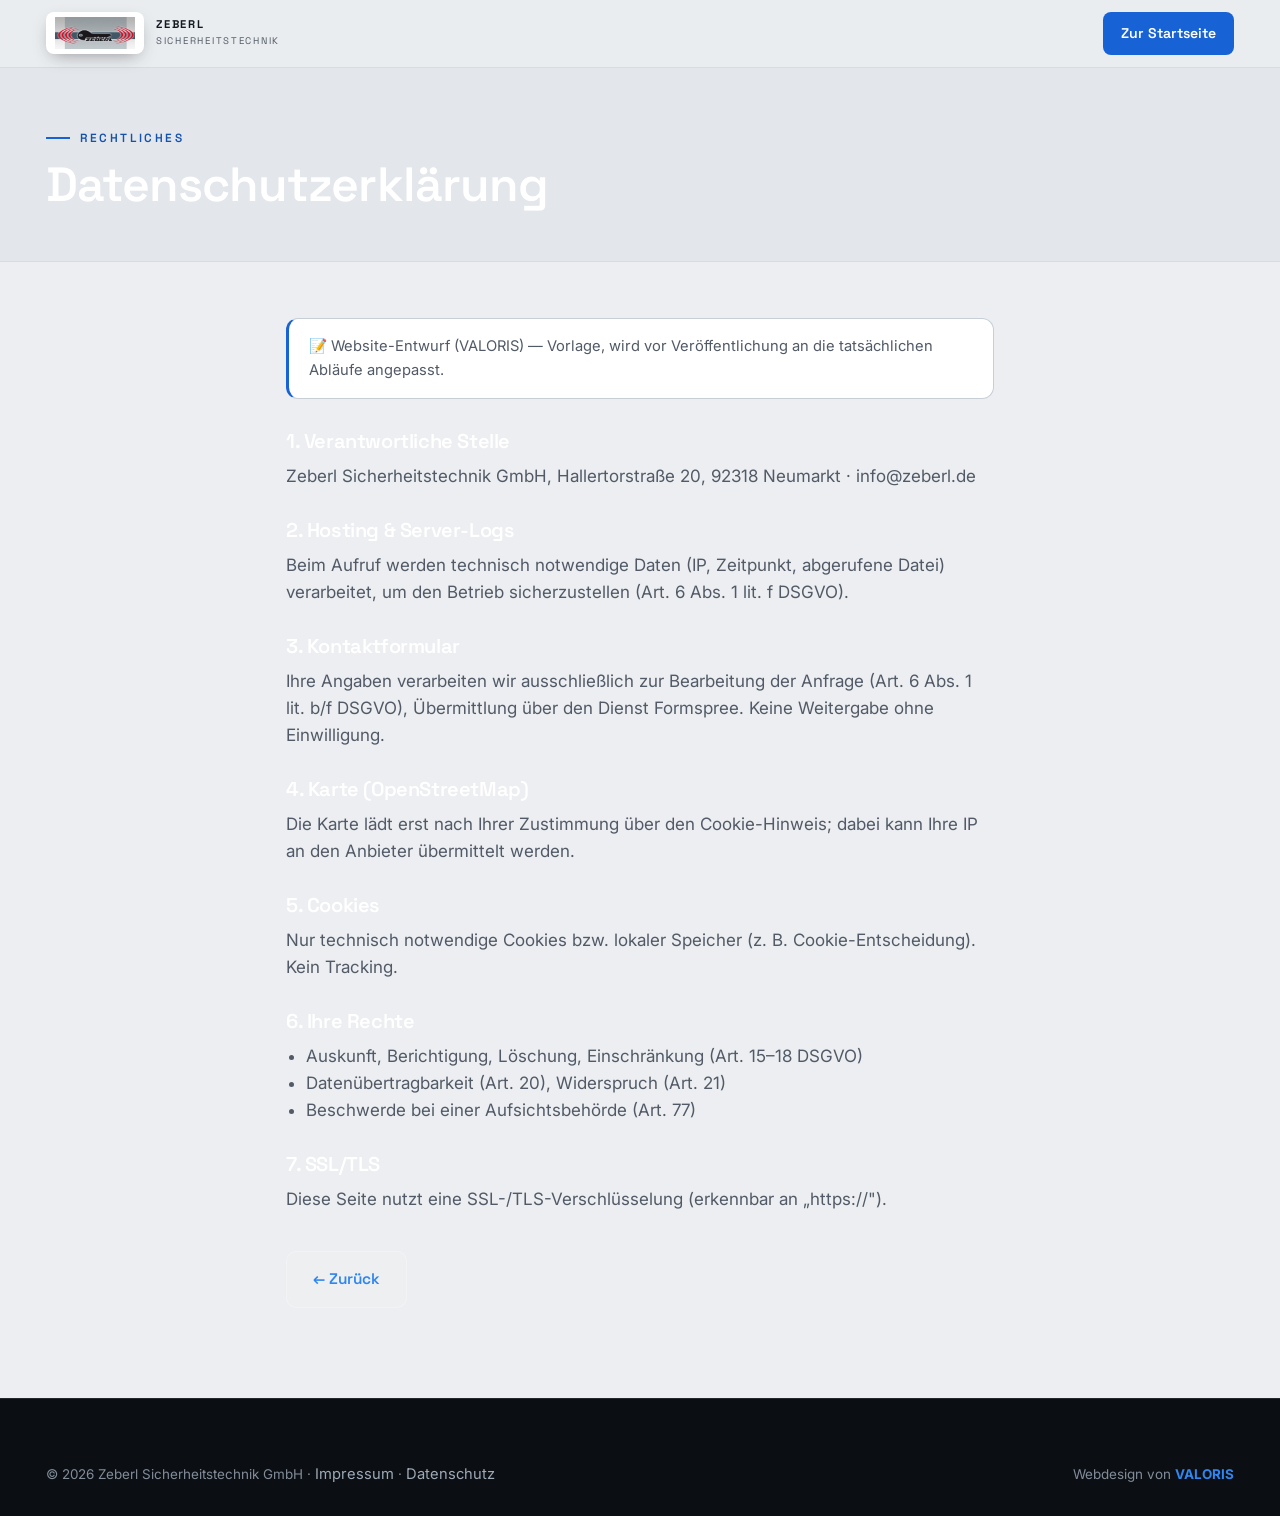
<file: datenschutz.html>
<!DOCTYPE html>
<html lang="de">
<head>
<meta charset="UTF-8"><meta name="viewport" content="width=device-width, initial-scale=1.0">
<title>Datenschutz — Zeberl Sicherheitstechnik</title><meta name="robots" content="noindex">
<link rel="stylesheet" href="css/styles.css?v=1">
<style>body{padding-top:0}.lh{padding:120px 0 50px;background:var(--bg2);border-bottom:1px solid var(--line)}.lg{max-width:760px;margin:0 auto;padding:56px 26px 90px}.lg h2{font-size:1.25rem;margin:30px 0 10px;color:#fff}.lg p{color:var(--ink2);margin-bottom:10px}.lg ul{color:var(--ink2);margin:0 0 12px 20px}.lg a{color:var(--red-lt)}.note{background:var(--panel);border:1px solid var(--line2);border-left:3px solid var(--red);border-radius:12px;padding:16px 20px;margin-bottom:32px;color:var(--ink2);font-size:.92rem}</style>
</head>
<body>
<nav class="nav scrolled"><div class="nav-inner"><a href="index.html" class="logo-plate"><img src="assets/brand/logo.png" alt="Zeberl"><span class="lt"><b>Zeberl</b><small>Sicherheitstechnik</small></span></a><a href="index.html" class="nav-call">Zur Startseite</a></div></nav>
<header class="lh"><div class="wrap"><span class="eyebrow">Rechtliches</span><h1 style="font-size:clamp(2rem,5vw,3rem);margin-top:12px;color:#fff">Datenschutzerklärung</h1></div></header>
<main class="lg">
  <div class="note">📝 Website-Entwurf (VALORIS) — Vorlage, wird vor Veröffentlichung an die tatsächlichen Abläufe angepasst.</div>
  <h2>1. Verantwortliche Stelle</h2><p>Zeberl Sicherheitstechnik GmbH, Hallertorstraße 20, 92318 Neumarkt · info@zeberl.de</p>
  <h2>2. Hosting &amp; Server-Logs</h2><p>Beim Aufruf werden technisch notwendige Daten (IP, Zeitpunkt, abgerufene Datei) verarbeitet, um den Betrieb sicherzustellen (Art. 6 Abs. 1 lit. f DSGVO).</p>
  <h2>3. Kontaktformular</h2><p>Ihre Angaben verarbeiten wir ausschließlich zur Bearbeitung der Anfrage (Art. 6 Abs. 1 lit. b/f DSGVO), Übermittlung über den Dienst Formspree. Keine Weitergabe ohne Einwilligung.</p>
  <h2>4. Karte (OpenStreetMap)</h2><p>Die Karte lädt erst nach Ihrer Zustimmung über den Cookie-Hinweis; dabei kann Ihre IP an den Anbieter übermittelt werden.</p>
  <h2>5. Cookies</h2><p>Nur technisch notwendige Cookies bzw. lokaler Speicher (z. B. Cookie-Entscheidung). Kein Tracking.</p>
  <h2>6. Ihre Rechte</h2><ul><li>Auskunft, Berichtigung, Löschung, Einschränkung (Art. 15–18 DSGVO)</li><li>Datenübertragbarkeit (Art. 20), Widerspruch (Art. 21)</li><li>Beschwerde bei einer Aufsichtsbehörde (Art. 77)</li></ul>
  <h2>7. SSL/TLS</h2><p>Diese Seite nutzt eine SSL-/TLS-Verschlüsselung (erkennbar an „https://").</p>
  <a href="index.html" class="btn btn-ghost" style="margin-top:28px">← Zurück</a>
</main>
<footer class="footer"><div class="wrap"><div class="footer-bottom" style="border:0;padding-top:0"><div>© <span class="year">2026</span> Zeberl Sicherheitstechnik GmbH · <a href="impressum.html">Impressum</a> · <a href="datenschutz.html">Datenschutz</a></div><span class="vtag">Webdesign von <b>VALORIS</b></span></div></div></footer>
<script>document.querySelectorAll('.year').forEach(e=>e.textContent=new Date().getFullYear());</script>
</body></html>
</file>
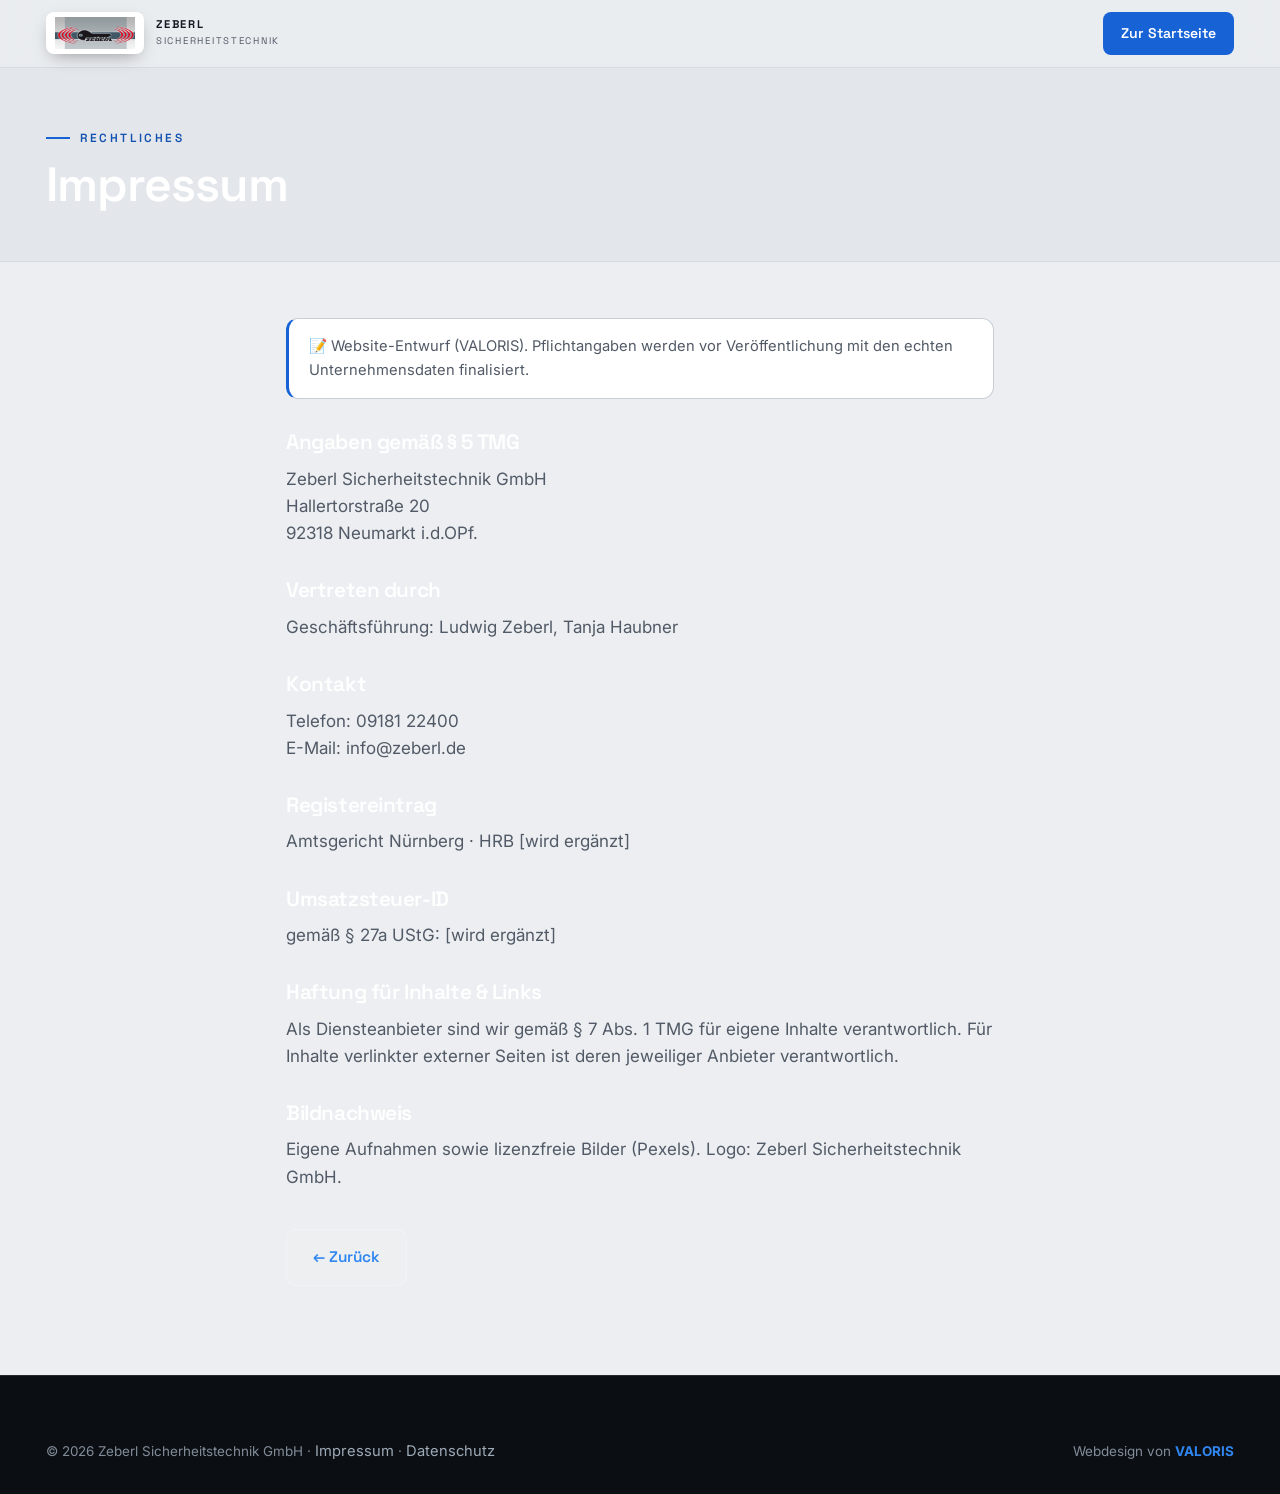
<file: impressum.html>
<!DOCTYPE html>
<html lang="de">
<head>
<meta charset="UTF-8"><meta name="viewport" content="width=device-width, initial-scale=1.0">
<title>Impressum — Zeberl Sicherheitstechnik</title><meta name="robots" content="noindex">
<link rel="stylesheet" href="css/styles.css?v=1">
<style>body{padding-top:0}.lh{padding:120px 0 50px;background:var(--bg2);border-bottom:1px solid var(--line)}.lg{max-width:760px;margin:0 auto;padding:56px 26px 90px}.lg h2{font-size:1.3rem;margin:32px 0 12px;color:#fff}.lg p{color:var(--ink2);margin-bottom:10px}.lg a{color:var(--red-lt)}.note{background:var(--panel);border:1px solid var(--line2);border-left:3px solid var(--red);border-radius:12px;padding:16px 20px;margin-bottom:32px;color:var(--ink2);font-size:.92rem}</style>
</head>
<body>
<nav class="nav scrolled"><div class="nav-inner"><a href="index.html" class="logo-plate"><img src="assets/brand/logo.png" alt="Zeberl"><span class="lt"><b>Zeberl</b><small>Sicherheitstechnik</small></span></a><a href="index.html" class="nav-call">Zur Startseite</a></div></nav>
<header class="lh"><div class="wrap"><span class="eyebrow">Rechtliches</span><h1 style="font-size:clamp(2rem,5vw,3rem);margin-top:12px;color:#fff">Impressum</h1></div></header>
<main class="lg">
  <div class="note">📝 Website-Entwurf (VALORIS). Pflichtangaben werden vor Veröffentlichung mit den echten Unternehmensdaten finalisiert.</div>
  <h2>Angaben gemäß § 5 TMG</h2>
  <p>Zeberl Sicherheitstechnik GmbH<br>Hallertorstraße 20<br>92318 Neumarkt i.d.OPf.</p>
  <h2>Vertreten durch</h2><p>Geschäftsführung: Ludwig Zeberl, Tanja Haubner</p>
  <h2>Kontakt</h2><p>Telefon: 09181 22400<br>E-Mail: info@zeberl.de</p>
  <h2>Registereintrag</h2><p>Amtsgericht Nürnberg · HRB [wird ergänzt]</p>
  <h2>Umsatzsteuer-ID</h2><p>gemäß § 27a UStG: [wird ergänzt]</p>
  <h2>Haftung für Inhalte &amp; Links</h2><p>Als Diensteanbieter sind wir gemäß § 7 Abs. 1 TMG für eigene Inhalte verantwortlich. Für Inhalte verlinkter externer Seiten ist deren jeweiliger Anbieter verantwortlich.</p>
  <h2>Bildnachweis</h2><p>Eigene Aufnahmen sowie lizenzfreie Bilder (Pexels). Logo: Zeberl Sicherheitstechnik GmbH.</p>
  <a href="index.html" class="btn btn-ghost" style="margin-top:28px">← Zurück</a>
</main>
<footer class="footer"><div class="wrap"><div class="footer-bottom" style="border:0;padding-top:0"><div>© <span class="year">2026</span> Zeberl Sicherheitstechnik GmbH · <a href="impressum.html">Impressum</a> · <a href="datenschutz.html">Datenschutz</a></div><span class="vtag">Webdesign von <b>VALORIS</b></span></div></div></footer>
<script>document.querySelectorAll('.year').forEach(e=>e.textContent=new Date().getFullYear());</script>
</body></html>
</file>
<file: css/styles.css>
/* ZEBERL Sicherheitstechnik — VALORIS PREMIUM
   Farbwelt aus zeberl-demo: heller Brushed-Steel + Electric-Blue + dunkler Hero · Space Grotesk + Inter */
@import url('https://fonts.googleapis.com/css2?family=Space+Grotesk:wght@400;500;600;700&family=Inter:wght@400;500;600&display=swap');

:root{
  /* heller Body (zeberl-demo) */
  --bg:#ECEEF1; --bg2:#E3E6EA; --panel:#FFFFFF; --panel2:#F7F8FA;
  --ink:#141A22; --ink2:#515A66; --steel:#828C99;
  --line:#D7DCE2; --line2:#C7CED6;
  /* dunkle Flächen (Hero, Notdienst, Footer) */
  --dark:#0E1216; --dark2:#131820; --dark-line:rgba(255,255,255,.10);
  /* Akzent = Electric/Steel Blue (statt Rot) */
  --red:#1763D6; --red-lt:#2F86F0; --red-dk:#1352B0;
  --amber:#E0A23A; --green:#2Bb56a;
  --r:14px; --r-lg:22px; --maxw:1240px;
  --ease:cubic-bezier(.22,1,.36,1); --ease-expo:cubic-bezier(.16,1,.3,1);
  --shadow:0 22px 55px -28px rgba(20,26,34,.32);
}
*{margin:0;padding:0;box-sizing:border-box}
html{scroll-behavior:smooth;-webkit-text-size-adjust:100%}
body{font-family:'Inter',system-ui,sans-serif;background:var(--bg);color:var(--ink);font-size:17px;line-height:1.6;overflow-x:hidden;-webkit-font-smoothing:antialiased}
body.loading{overflow:hidden}
img{display:block;max-width:100%}
a{color:inherit;text-decoration:none}
::selection{background:var(--red);color:#fff}
h1,h2,h3,h4{font-family:'Space Grotesk',sans-serif;font-weight:600;line-height:1.08;letter-spacing:-.02em;color:var(--ink)}
.wrap{max-width:var(--maxw);margin:0 auto;padding:0 26px}
.sec{padding:clamp(72px,10vw,132px) 0;position:relative}
.eyebrow{display:inline-flex;align-items:center;gap:10px;font-family:'Space Grotesk',sans-serif;font-size:.74rem;font-weight:600;letter-spacing:.22em;text-transform:uppercase;color:var(--red-dk)}
.eyebrow::before{content:'';width:24px;height:2px;background:var(--red)}
.sec-head{max-width:720px;margin-bottom:clamp(40px,6vw,68px)}
.sec-head h2{font-size:clamp(2rem,4.6vw,3.4rem);margin:16px 0 16px}
.sec-head p{color:var(--ink2);font-size:1.1rem;max-width:600px}

/* buttons */
.btn{display:inline-flex;align-items:center;gap:10px;font-family:'Space Grotesk',sans-serif;font-weight:600;font-size:.96rem;padding:15px 26px;border-radius:10px;cursor:pointer;border:1px solid transparent;transition:transform .5s var(--ease),background .3s,border-color .3s,box-shadow .4s;will-change:transform}
.btn svg{width:17px;height:17px}
.btn-red{background:var(--red);color:#fff;box-shadow:0 12px 30px -12px rgba(23,99,214,.6)}
.btn-red:hover{background:var(--red-lt);transform:translateY(-3px);box-shadow:0 20px 44px -14px rgba(23,99,214,.7)}
.btn-red:active{transform:translateY(-1px)}
.btn-ghost{background:rgba(255,255,255,.06);color:#fff;border-color:rgba(255,255,255,.28)}
.btn-ghost:hover{border-color:var(--red-lt);color:var(--red-lt);transform:translateY(-3px)}
/* auf hellem Grund */
.on-light .btn-ghost,.btn-ghost.dark{background:#fff;color:var(--ink);border-color:var(--line2)}
.on-light .btn-ghost:hover{border-color:var(--red);color:var(--red-dk)}

/* loader (hell) */
#loader{position:fixed;inset:0;z-index:1000;background:var(--bg);display:grid;place-items:center;transition:opacity .7s var(--ease),visibility .7s}
#loader.done{opacity:0;visibility:hidden}
.ld{position:relative;text-align:center}
.ld-key{width:64px;height:64px;margin:0 auto 22px;position:relative}
.ld-wave{position:absolute;top:50%;width:30px;height:30px;border:2.5px solid var(--red);border-radius:50%;opacity:0;transform:translateY(-50%) scale(.4)}
.ld-wave.l{left:-6px;animation:ldwave 1.4s var(--ease) infinite}
.ld-wave.r{right:-6px;animation:ldwave 1.4s var(--ease) infinite .2s}
.ld-key b{position:absolute;inset:0;display:grid;place-items:center;font-family:'Space Grotesk';font-weight:700;font-size:30px;color:var(--ink)}
.ld-name{font-family:'Space Grotesk';font-weight:700;letter-spacing:.28em;font-size:1.1rem;color:var(--ink)}
.ld-sub{font-size:.64rem;letter-spacing:.34em;text-transform:uppercase;color:var(--red-dk);margin-top:8px}
.ld-bar{margin:24px auto 0;width:120px;height:2px;background:rgba(20,26,34,.12);overflow:hidden;border-radius:2px}
.ld-bar::after{content:'';display:block;height:100%;width:40%;background:var(--red);animation:ldbar 1.6s var(--ease) infinite}
@keyframes ldwave{0%{opacity:0;transform:translateY(-50%) scale(.4)}40%{opacity:1}100%{opacity:0;transform:translateY(-50%) scale(1.5)}}
@keyframes ldbar{0%{transform:translateX(-120%)}100%{transform:translateX(360%)}}

/* nav — transparent über dunklem Hero, hell beim Scrollen */
.nav{position:fixed;top:0;left:0;right:0;z-index:90;transition:background .4s,box-shadow .4s,padding .4s}
.nav-inner{max-width:var(--maxw);margin:0 auto;padding:18px 26px;display:flex;align-items:center;justify-content:space-between}
.nav.scrolled{background:rgba(236,238,241,.85);backdrop-filter:blur(16px);border-bottom:1px solid var(--line)}
.nav.scrolled .nav-inner{padding:12px 26px}
.logo-plate{display:flex;align-items:center;gap:12px}
.logo-plate img{height:42px;width:auto;background:#fff;padding:5px 9px;border-radius:8px;box-shadow:0 6px 18px -6px rgba(0,0,0,.4)}
.logo-plate .lt{font-family:'Space Grotesk';line-height:1}
.logo-plate .lt b{display:block;font-size:.7rem;letter-spacing:.16em;text-transform:uppercase;color:#fff}
.logo-plate .lt small{font-size:.6rem;letter-spacing:.18em;text-transform:uppercase;color:rgba(255,255,255,.7)}
.nav.scrolled .logo-plate .lt b{color:var(--ink)}
.nav.scrolled .logo-plate .lt small{color:var(--ink2)}
.nav-links{display:flex;align-items:center;gap:28px;list-style:none}
.nav-links a{font-size:.92rem;font-weight:500;color:rgba(255,255,255,.82);position:relative;transition:color .3s}
.nav.scrolled .nav-links a{color:var(--ink2)}
.nav-links a::after{content:'';position:absolute;left:0;bottom:-4px;width:100%;height:2px;background:var(--red);transform:scaleX(0);transform-origin:right;transition:transform .4s var(--ease)}
.nav-links a:hover{color:#fff}.nav.scrolled .nav-links a:hover{color:var(--ink)}
.nav-links a:hover::after{transform:scaleX(1);transform-origin:left}
.nav-call{display:inline-flex;align-items:center;gap:8px;background:var(--red);color:#fff;padding:10px 18px;border-radius:8px;font-family:'Space Grotesk';font-weight:600;font-size:.88rem;transition:transform .45s var(--ease),background .3s}
.nav-call:hover{background:var(--red-lt);transform:translateY(-2px)}
.burger{display:none;flex-direction:column;gap:5px;background:none;border:0;cursor:pointer;padding:8px}
.burger span{width:24px;height:2px;background:#fff;transition:transform .3s,opacity .3s}
.nav.scrolled .burger span{background:var(--ink)}

/* hero (dunkel) */
.hero{position:relative;min-height:100svh;display:flex;align-items:center;overflow:hidden;background:var(--dark)}
.hero-bg{position:absolute;inset:0;z-index:0}
.hero-bg img{width:100%;height:100%;object-fit:cover;filter:grayscale(.35) contrast(1.05) brightness(.6)}
.hero-bg::after{content:'';position:absolute;inset:0;background:
  linear-gradient(105deg,rgba(14,18,22,.96) 18%,rgba(14,18,22,.72) 52%,rgba(14,18,22,.5) 100%),
  radial-gradient(120% 90% at 90% 20%,rgba(47,134,240,.18),transparent 55%)}
.hero-grid{position:absolute;inset:0;z-index:1;opacity:.4;background-image:linear-gradient(rgba(255,255,255,.07) 1px,transparent 1px),linear-gradient(90deg,rgba(255,255,255,.07) 1px,transparent 1px);background-size:64px 64px;mask-image:radial-gradient(circle at 70% 40%,#000,transparent 70%)}
.hero-inner{position:relative;z-index:3;padding-top:120px;padding-bottom:60px;width:100%}
.hero-badge{display:inline-flex;align-items:center;gap:9px;font-size:.8rem;font-weight:500;color:#fff;padding:7px 15px;border-radius:100px;background:rgba(255,255,255,.07);border:1px solid rgba(255,255,255,.16);backdrop-filter:blur(8px);margin-bottom:26px}
.hero-badge .dot{width:8px;height:8px;border-radius:50%;background:var(--green);box-shadow:0 0 10px var(--green)}
.hero h1{font-size:clamp(2.5rem,6.2vw,5rem);font-weight:700;max-width:15ch;color:#fff}
.hero h1 .r{color:var(--red-lt)}
.hero-sub{margin-top:22px;font-size:clamp(1.05rem,1.7vw,1.28rem);color:#C2CCD6;max-width:50ch}
.hero-cta{margin-top:36px;display:flex;gap:14px;flex-wrap:wrap}
.hero-strip{margin-top:clamp(38px,6vw,60px);display:flex;flex-wrap:wrap;gap:clamp(24px,5vw,56px);border-top:1px solid rgba(255,255,255,.12);padding-top:26px;max-width:760px}
.hero-stat .n{font-family:'Space Grotesk';font-size:clamp(1.7rem,3.2vw,2.5rem);font-weight:700;color:#fff;line-height:1}
.hero-stat .n .s{color:var(--red-lt)}
.hero-stat .l{font-size:.8rem;color:#9DA9B6;margin-top:6px}
/* annotated tooltips (über dunklem Hero) */
.tip{position:absolute;z-index:2;display:inline-flex;align-items:center;gap:8px;font-size:.78rem;font-weight:600;color:#fff;padding:8px 13px;border-radius:100px;background:rgba(19,24,32,.8);backdrop-filter:blur(10px);border:1px solid rgba(255,255,255,.16);box-shadow:0 18px 40px -16px rgba(0,0,0,.7);white-space:nowrap;animation:tipFloat 5s ease-in-out infinite}
.tip .pi{width:8px;height:8px;border-radius:50%;background:var(--red-lt);box-shadow:0 0 10px var(--red-lt);flex-shrink:0}
.tip.amber .pi{background:var(--amber);box-shadow:0 0 10px var(--amber)}
.tip.green .pi{background:var(--green);box-shadow:0 0 10px var(--green)}
.tip.t1{top:24%;right:7%;animation-delay:0s}
.tip.t2{top:46%;right:14%;animation-delay:.8s}
.tip.t3{top:67%;right:5%;animation-delay:1.6s}
.tip.t4{top:84%;right:20%;animation-delay:2.2s}
@keyframes tipFloat{0%,100%{transform:translateY(0)}50%{transform:translateY(-9px)}}
@media(max-width:860px){.tip{display:none}}

/* marquee (hell) */
.marq-wrap{background:var(--bg2);border-top:1px solid var(--line);border-bottom:1px solid var(--line);padding:20px 0;overflow:hidden}
.marq{display:flex;gap:46px;white-space:nowrap;width:max-content;animation:marq 30s linear infinite;align-items:center;color:var(--steel);font-family:'Space Grotesk';font-weight:600;font-size:.95rem;letter-spacing:.04em}
.marq span{display:inline-flex;gap:46px;align-items:center}
.marq b{color:var(--ink);font-weight:600}
.marq .x{color:var(--red)}
@keyframes marq{to{transform:translateX(-50%)}}

/* reveal */
.reveal{opacity:0;transform:translateY(30px);transition:opacity .9s var(--ease-expo),transform .9s var(--ease-expo)}
.reveal.in{opacity:1;transform:none}
.reveal.d1{transition-delay:.08s}.reveal.d2{transition-delay:.16s}.reveal.d3{transition-delay:.24s}
.words .word{display:inline-block;white-space:pre}
.words.anim .word{opacity:0}
.words.anim .word.go{animation:wordReveal .85s var(--ease) forwards}
@keyframes wordReveal{0%{opacity:0;filter:blur(12px);transform:translateY(20px)}to{opacity:1;filter:blur(0);transform:translateY(0)}}

/* bento services (hell, spotlight) */
.bento{display:grid;grid-template-columns:repeat(3,1fr);gap:16px}
.bento-item{position:relative;overflow:hidden;background:var(--panel);border:1px solid var(--line);border-radius:var(--r-lg);padding:30px;transition:transform .5s var(--ease),border-color .4s,box-shadow .4s;will-change:transform;min-height:240px;display:flex;flex-direction:column;box-shadow:0 6px 20px -16px rgba(20,26,34,.3)}
.bento-item::before{content:"";position:absolute;width:420px;height:420px;border-radius:50%;top:var(--my,-300px);left:var(--mx,-300px);transform:translate(-50%,-50%);background:radial-gradient(circle,rgba(47,134,240,.16) 0,transparent 62%);opacity:0;transition:opacity .35s;pointer-events:none}
.bento-item:hover::before{opacity:1}
.bento-item:hover{transform:translateY(-5px);border-color:rgba(23,99,214,.45);box-shadow:var(--shadow)}
.bento-item.lg{grid-column:span 2}
.bento-item .ic{width:50px;height:50px;border-radius:12px;background:rgba(23,99,214,.1);border:1px solid rgba(23,99,214,.22);display:grid;place-items:center;margin-bottom:18px}
.bento-item .ic svg{width:24px;height:24px;stroke:var(--red-dk)}
.bento-item h3{font-size:1.4rem;margin-bottom:10px}
.bento-item p{color:var(--ink2);font-size:.98rem}
.bento-item .media{position:absolute;inset:0;z-index:-1;opacity:.1}
.bento-item .media img{width:100%;height:100%;object-fit:cover}
.bento-tags{margin-top:auto;padding-top:16px;display:flex;gap:8px;flex-wrap:wrap}
.bento-tags span{font-size:.72rem;font-weight:600;color:var(--ink2);background:var(--bg2);border:1px solid var(--line);padding:4px 10px;border-radius:7px}

/* stats (hell) */
.stats{display:grid;grid-template-columns:repeat(4,1fr);gap:24px;text-align:center}
.stat .n{font-family:'Space Grotesk';font-weight:700;font-size:clamp(2.2rem,4.4vw,3.2rem);color:var(--ink);line-height:1}
.stat .n .s{color:var(--red)}
.stat .l{color:var(--ink2);margin-top:10px;font-size:.92rem}

/* split / about */
.split{display:grid;grid-template-columns:1fr 1fr;gap:clamp(40px,6vw,72px);align-items:center}
.split-media{position:relative;border-radius:var(--r-lg);overflow:hidden;box-shadow:var(--shadow);border:1px solid var(--line)}
.split-media img{width:100%;height:100%;object-fit:cover}
.split-badge{position:absolute;left:22px;bottom:22px;background:rgba(255,255,255,.92);backdrop-filter:blur(8px);border:1px solid var(--line2);border-radius:14px;padding:14px 20px;box-shadow:var(--shadow)}
.split-badge .n{font-family:'Space Grotesk';font-weight:700;font-size:1.7rem;color:var(--red-dk);line-height:1}
.split-badge .l{font-size:.8rem;color:var(--ink2);margin-top:4px}
.flist{list-style:none;display:flex;flex-direction:column;gap:16px;margin-top:24px}
.flist li{display:flex;gap:13px}
.flist svg{width:22px;height:22px;stroke:var(--red);flex-shrink:0;margin-top:2px}
.flist b{display:block;font-weight:600;color:var(--ink);font-family:'Space Grotesk'}
.flist span{color:var(--ink2);font-size:.95rem}

/* reviews (hell) */
.rev-grid{display:grid;grid-template-columns:repeat(3,1fr);gap:18px}
.rev{background:var(--panel);border:1px solid var(--line);border-radius:var(--r-lg);padding:28px;box-shadow:0 6px 20px -16px rgba(20,26,34,.3)}
.rev .stars{color:var(--amber);letter-spacing:3px;margin-bottom:14px}
.rev p{color:var(--ink);font-size:1rem;line-height:1.65;margin-bottom:18px}
.rev .who{display:flex;align-items:center;gap:12px}
.rev .av{width:40px;height:40px;border-radius:50%;background:var(--red-dk);color:#fff;display:grid;place-items:center;font-family:'Space Grotesk';font-weight:700;flex-shrink:0}
.rev .who b{display:block;font-family:'Space Grotesk';font-size:.95rem}
.rev .who small{color:var(--ink2);font-size:.82rem}

/* faq */
.faq{max-width:820px;margin:0 auto}
.q{border-bottom:1px solid var(--line)}
.q-btn{width:100%;text-align:left;background:none;border:0;padding:24px 4px;display:flex;justify-content:space-between;align-items:center;gap:20px;cursor:pointer;font-family:'Space Grotesk';font-size:1.18rem;font-weight:500;color:var(--ink)}
.q-btn .pl{flex-shrink:0;width:30px;height:30px;border-radius:50%;border:1px solid var(--line2);display:grid;place-items:center;position:relative;transition:background .3s,border-color .3s}
.q-btn .pl::before,.q-btn .pl::after{content:'';position:absolute;background:var(--ink);transition:transform .3s}
.q-btn .pl::before{width:12px;height:2px}.q-btn .pl::after{width:2px;height:12px}
.q.open .q-btn .pl{background:var(--red);border-color:var(--red)}
.q.open .q-btn .pl::before,.q.open .q-btn .pl::after{background:#fff}
.q.open .q-btn .pl::after{transform:scaleY(0)}
.q-body{max-height:0;overflow:hidden;transition:max-height .5s var(--ease)}
.q-body p{padding:0 4px 24px;color:var(--ink2);max-width:680px}

/* cta / notdienst — Notfallblock dunkel + Form hell */
.cta-split{display:grid;grid-template-columns:1fr 1fr;border-radius:var(--r-lg);overflow:hidden;box-shadow:var(--shadow);border:1px solid var(--line)}
.cta-emer{position:relative;padding:clamp(36px,5vw,52px);background:linear-gradient(160deg,#16202C,#0E1216);overflow:hidden}
.cta-emer::after{content:'';position:absolute;inset:0;background:radial-gradient(120% 80% at 100% 0,rgba(47,134,240,.28),transparent 60%)}
.cta-emer>*{position:relative;z-index:1}
.cta-emer .badge{display:inline-flex;align-items:center;gap:9px;background:rgba(47,134,240,.18);border:1px solid rgba(47,134,240,.4);color:#9EC6FB;font-size:.78rem;font-weight:600;padding:7px 14px;border-radius:100px;letter-spacing:.04em}
.cta-emer h3{color:#fff;font-size:2rem;margin:18px 0 12px}
.cta-emer p{color:#B9C4D0;margin-bottom:24px}
.crow{display:flex;gap:13px;align-items:flex-start;margin-bottom:16px}
.crow svg{width:22px;height:22px;stroke:var(--red-lt);flex-shrink:0;margin-top:2px}
.crow b{display:block;color:#fff;font-family:'Space Grotesk'}
.crow span{color:#B9C4D0;font-size:.93rem}
.cta-form{background:var(--panel);padding:clamp(36px,5vw,52px)}
.cta-form h3{font-size:1.5rem;margin-bottom:6px}
.cta-form .lead{color:var(--ink2);margin-bottom:22px;font-size:.95rem}
.field{margin-bottom:15px}
.field label{display:block;font-size:.78rem;font-weight:600;color:var(--ink2);margin-bottom:6px;font-family:'Space Grotesk';letter-spacing:.02em}
.field input,.field select,.field textarea{width:100%;padding:13px 15px;border:1px solid var(--line2);border-radius:10px;font-family:inherit;font-size:.95rem;color:var(--ink);background:var(--bg);transition:border-color .3s,box-shadow .3s}
.field input:focus,.field select:focus,.field textarea:focus{outline:none;border-color:var(--red);box-shadow:0 0 0 3px rgba(23,99,214,.15);background:#fff}
.field textarea{resize:vertical;min-height:100px}

/* footer (dunkel) */
.footer{background:#0B0F13;border-top:1px solid var(--dark-line);padding:64px 0 30px}
.footer-top{display:grid;grid-template-columns:1.5fr 1fr 1fr 1fr;gap:36px;padding-bottom:40px;border-bottom:1px solid var(--dark-line)}
.footer h5{color:#fff;font-family:'Space Grotesk';font-size:.76rem;letter-spacing:.16em;text-transform:uppercase;margin-bottom:16px}
.footer ul{list-style:none;display:flex;flex-direction:column;gap:10px}
.footer a{color:#9DA9B6;font-size:.92rem;transition:color .3s}
.footer a:hover{color:var(--red-lt)}
.footer .logo-plate .lt b{color:#fff}.footer .logo-plate .lt small{color:#9DA9B6}
.footer-blurb{color:var(--steel);font-size:.92rem;max-width:32ch;margin-top:16px}
.footer-bottom{display:flex;justify-content:space-between;align-items:center;flex-wrap:wrap;gap:14px;padding-top:24px;font-size:.84rem;color:var(--steel)}
.footer-bottom a{color:#9DA9B6}
.vtag b{color:var(--red-lt)}

/* wa fab + cookie */
.wa{position:fixed;right:22px;bottom:22px;z-index:80;width:56px;height:56px;border-radius:50%;background:#25D366;display:grid;place-items:center;box-shadow:0 14px 34px -8px rgba(37,211,102,.6);transition:transform .5s var(--ease)}
.wa:hover{transform:scale(1.08) translateY(-2px)}.wa svg{width:30px;height:30px;fill:#fff}
.cookie{position:fixed;left:22px;bottom:22px;z-index:85;max-width:330px;background:var(--panel);border:1px solid var(--line2);border-radius:14px;padding:18px 20px;box-shadow:var(--shadow);font-size:.86rem;color:var(--ink2);transform:translateY(160%);transition:transform .6s var(--ease)}
.cookie.show{transform:none}.cookie b{color:var(--ink)}
.cookie-btns{display:flex;gap:9px;margin-top:13px}
.cookie button{flex:1;padding:9px;border-radius:8px;border:0;cursor:pointer;font-family:inherit;font-weight:600;font-size:.82rem}
.cookie .acc{background:var(--red);color:#fff}.cookie .dec{background:var(--bg2);color:var(--ink)}

/* responsive */
@media(max-width:920px){
  .nav-links,.nav-call{display:none}
  .burger{display:flex}
  .nav.menu-open .nav-links{display:flex;position:absolute;top:100%;left:0;right:0;flex-direction:column;background:rgba(236,238,241,.97);backdrop-filter:blur(16px);padding:22px 26px;gap:18px;border-bottom:1px solid var(--line)}
  .nav.menu-open .nav-links a{color:var(--ink2)}
  .bento,.split,.stats,.rev-grid,.cta-split,.footer-top{grid-template-columns:1fr}
  .bento-item.lg{grid-column:span 1}
  .stats{grid-template-columns:repeat(2,1fr);gap:30px 20px}
  .footer-top{grid-template-columns:1fr 1fr}
}
@media(max-width:560px){body{font-size:16px}.wrap{padding:0 18px}.footer-top{grid-template-columns:1fr}.hero-strip{gap:22px}}

@media(prefers-reduced-motion:reduce){
  *,*::before,*::after{animation-duration:.001ms!important;animation-iteration-count:1!important;transition-duration:.001ms!important;scroll-behavior:auto!important}
  .reveal,.words .word{opacity:1!important;transform:none!important;filter:none!important}
}
</file>
